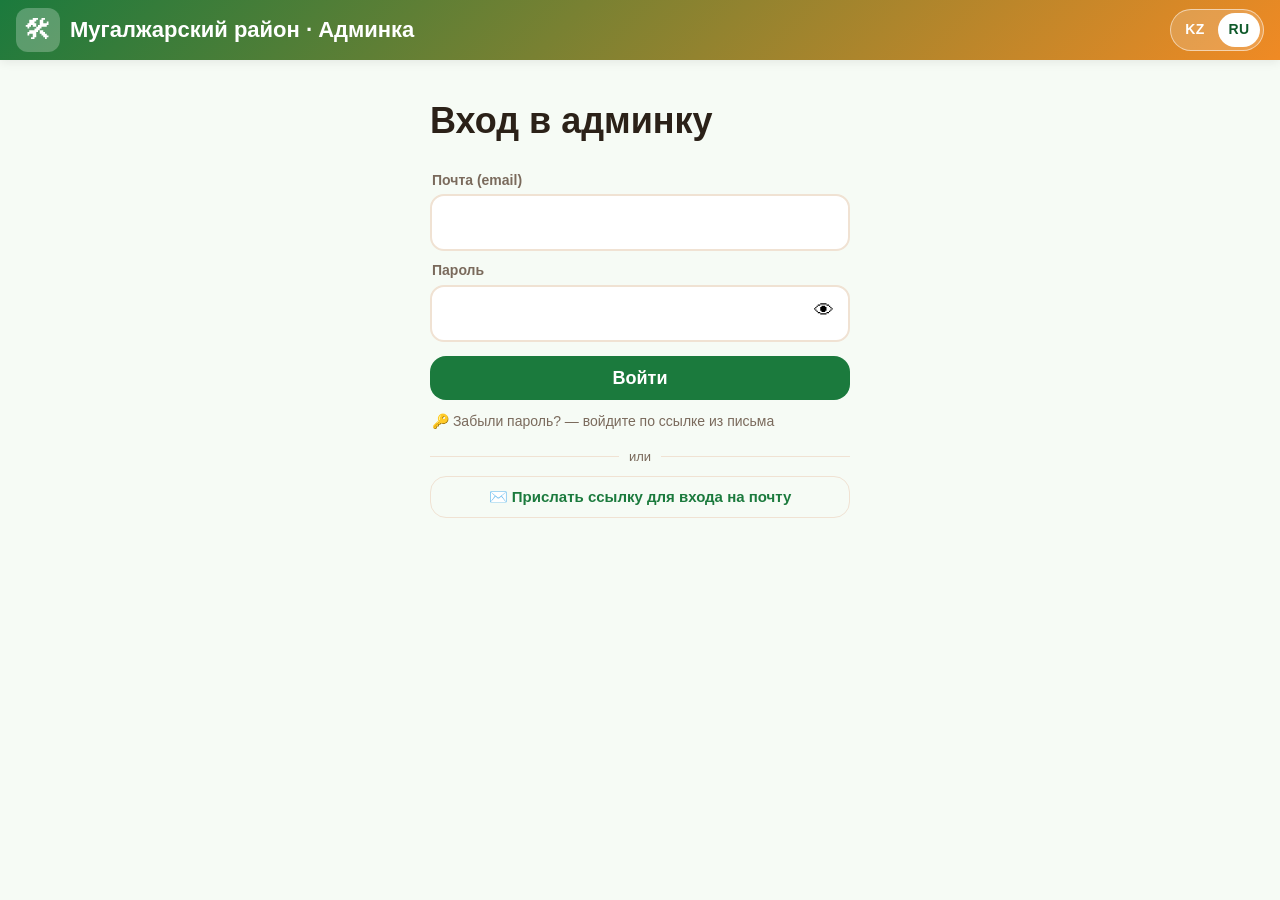
<file: admin.html>
<!doctype html>
<html lang="ru">
<head>
<meta charset="utf-8">
<meta name="viewport" content="width=device-width, initial-scale=1, viewport-fit=cover">
<meta name="color-scheme" content="only light">
<meta name="robots" content="noindex, nofollow, noarchive">
<meta name="googlebot" content="noindex, nofollow">
<meta name="referrer" content="no-referrer">
<meta http-equiv="Content-Security-Policy" content="default-src 'self'; script-src 'self'; style-src 'self' 'unsafe-inline'; img-src 'self' data: blob: https:; connect-src 'self' https://*.supabase.co; font-src 'self'; frame-src 'none'; object-src 'none'; base-uri 'none'; form-action 'self'; worker-src 'none'; manifest-src 'self'">
<title>Вход в админку · Мугалжарский район</title>
<meta name="theme-color" content="#1e3a5f">
<link rel="icon" href="data:,">
<link rel="stylesheet" href="styles.css?v=25">
<link rel="stylesheet" href="admin.css?v=18">
</head>
<body class="admin">
<div id="admbar" class="admbar" role="status" hidden></div>
<header class="top"><a href="./" class="brand"><span class="logo">🛠</span><span><b id="hTitle">Мугалжарский район · Админка</b><small id="hUser"></small></span></a><div class="langseg" role="group" aria-label="Тіл / Язык"><button data-lang="kz" lang="kk" title="Қазақша">KZ</button><button data-lang="ru" lang="ru" class="on" title="Русский">RU</button></div></header>
<main id="adm"></main>
<div id="toast" class="toast" hidden></div>
<script src="config.js?v=14"></script>
<script src="sb.js?v=13"></script>
<script src="data.js?v=12"></script>
<script src="admin.js?v=24"></script>
</body>
</html>
</file>
<file: styles.css>
:root{--bg:#f6fbf5;--card:#fff;--ink:#2b2118;--muted:#7a6a5c;--accent:#1b7a3d;--accent2:#f08a24;--wa:#1faa59;--call:#2f6fdb;--line:#f0e2d3;--vip:#fff3d6;--r:18px}
*{box-sizing:border-box}
html{-webkit-text-size-adjust:100%}
body{margin:0;font:18px/1.4 -apple-system,BlinkMacSystemFont,"Segoe UI",Roboto,"Noto Sans",Arial,sans-serif;background:var(--bg);color:var(--ink);padding-bottom:88px}
a{color:inherit}
.draft-ribbon{background:#2b2118;color:#ffd9a8;font-size:13px;text-align:center;padding:5px 8px;letter-spacing:.2px}
.top{position:sticky;top:0;z-index:20;display:flex;align-items:center;justify-content:space-between;padding:10px 16px;background:linear-gradient(135deg,#1b7a3d,#f08a24);color:#fff;box-shadow:0 2px 10px rgba(0,0,0,.08)}
.brand{display:flex;gap:10px;align-items:center;text-decoration:none}
.brand .logo{font-size:32px;background:rgba(255,255,255,.25);border-radius:14px;width:48px;height:48px;display:grid;place-items:center}
.brand b{display:block;font-size:22px}.brand small{display:block;font-size:14px;opacity:.95}
.lang{display:flex;background:rgba(255,255,255,.25);border-radius:12px;padding:3px}
.lang button{border:0;background:none;color:#fff;font:600 15px inherit;font-family:inherit;padding:8px 11px;border-radius:9px;min-height:40px}
.lang button.on{background:#fff;color:var(--accent)}
main{max-width:640px;margin:0 auto;padding:14px 14px 0}
.search{position:relative;margin:4px 0 14px}
.search input{width:100%;font:inherit;font-size:19px;padding:16px 16px 16px 52px;border:2px solid var(--line);border-radius:16px;background:#fff;outline:none}
.search input:focus{border-color:var(--accent)}
.search .ic{position:absolute;left:16px;top:50%;transform:translateY(-50%);font-size:22px}
.hints{display:flex;gap:8px;flex-wrap:wrap;margin:-4px 0 14px}
.hints button{border:1px solid var(--line);background:#fff;border-radius:999px;padding:8px 13px;font:inherit;font-size:15px;color:var(--muted)}
.promo{display:block;text-decoration:none;position:relative;border-radius:var(--r);padding:16px 16px 16px 84px;margin-bottom:16px;background:repeating-linear-gradient(135deg,#fff3d6 0 14px,#ffeac0 14px 28px);border:2px dashed var(--accent2);min-height:88px}
.promo .pi{position:absolute;left:16px;top:50%;transform:translateY(-50%);font-size:44px}
.promo b{display:block;font-size:18px}.promo span{font-size:15px;color:var(--muted)}
.tag{display:inline-block;font-size:12px;font-weight:700;letter-spacing:.3px;text-transform:uppercase;padding:3px 8px;border-radius:7px;background:#2b2118;color:#fff;margin-bottom:4px}
.tag.demo{background:#8a5cf6}
h2{font-size:21px;margin:18px 2px 10px}
.tiles{display:grid;grid-template-columns:1fr 1fr;gap:12px}
.tile{display:flex;flex-direction:column;gap:6px;justify-content:space-between;text-decoration:none;background:var(--card);border-radius:var(--r);padding:16px 14px;min-height:128px;box-shadow:0 2px 0 var(--line),0 6px 18px rgba(232,96,60,.07);border:1px solid var(--line)}
.tile:active{transform:scale(.98)}
.tile .em{font-size:40px;line-height:1}
.tile b{font-size:17px;line-height:1.2}
.tile small{color:var(--muted);font-size:14px}
.crumbs{display:flex;align-items:center;gap:10px;margin:2px 0 10px}
.back{border:0;background:#fff;border:1px solid var(--line);border-radius:14px;font-size:22px;width:52px;height:52px}
.crumbs h1{font-size:23px;margin:0;line-height:1.15}
.chips{display:flex;gap:8px;overflow-x:auto;padding:2px 0 10px;margin:0 -14px;padding-left:14px;scrollbar-width:none}
.chips button{flex:none;border:1px solid var(--line);background:#fff;border-radius:999px;padding:10px 14px;font:inherit;font-size:15px;white-space:nowrap}
.chips button.on{background:var(--accent);border-color:var(--accent);color:#fff}
.sortbar{display:flex;align-items:center;justify-content:space-between;gap:8px;margin:2px 0 12px;font-size:15px;color:var(--muted)}
.sortbar select{font:inherit;font-size:16px;padding:9px 10px;border-radius:12px;border:1px solid var(--line);background:#fff}
.card{background:var(--card);border-radius:var(--r);padding:16px;margin-bottom:12px;border:1px solid var(--line);box-shadow:0 4px 14px rgba(43,33,24,.05)}
.card.vip{background:var(--vip);border:2px solid var(--accent2);position:relative}
.card .sub{font-size:14px;color:var(--muted);display:flex;gap:6px;align-items:center}
.card .nm{font-size:21px;font-weight:700;margin:4px 0 2px}
.card .ph{font-size:17px;color:var(--muted);letter-spacing:.3px}
.card .note{font-size:16px;margin:6px 0 0}
.badges{display:flex;flex-wrap:wrap;gap:6px;margin-top:8px}
.badge{font-size:13px;padding:4px 9px;border-radius:999px;background:#f6ede4;color:#5d4a3a}
.badge.star{background:#fff1c2;color:#7a5200;font-weight:600}
.badge.new{background:#e2f6e9;color:#14713a}
.badge.warn{background:#ffe3df;color:#a2321b;font-weight:600}
.rate{display:flex;align-items:center;justify-content:space-between;gap:10px;margin-top:10px;padding-top:10px;border-top:1px dashed var(--line);font-size:15px;color:var(--muted)}
.stars{color:#f2b01e;font-size:19px;letter-spacing:1px}.stars .off{color:#ddd0c2}
.rate button{border:1px solid var(--line);background:#fff;border-radius:12px;padding:8px 11px;font:inherit;font-size:14px}
.actions{display:grid;grid-template-columns:1fr;gap:10px;margin-top:12px}
.btn{display:flex;align-items:center;justify-content:center;gap:8px;min-height:58px;border-radius:16px;text-decoration:none;font-weight:700;font-size:18px;color:#fff;border:0;font-family:inherit}
.btn.wa{background:var(--wa)}.btn.call{background:var(--call)}
.btn.off{background:#cfc4b8;pointer-events:none}
.btn.primary{background:var(--accent);width:100%}
.btn svg{width:24px;height:24px}
.empty{text-align:center;color:var(--muted);padding:30px 10px}
.demo-note{font-size:14px;color:#5b3fc4;background:#f0ebff;border-radius:12px;padding:10px 12px;margin:0 0 12px}
form .f{margin-bottom:14px}
form label{display:block;font-weight:600;margin-bottom:6px}
form input,form select,form textarea{width:100%;font:inherit;font-size:18px;padding:14px;border-radius:14px;border:2px solid var(--line);background:#fff}
form textarea{min-height:90px}
form .chk{display:flex;gap:10px;align-items:flex-start;font-weight:400;font-size:16px}
form .chk input{width:26px;height:26px;flex:none;margin-top:1px}
.bottom{position:fixed;left:0;right:0;bottom:0;z-index:30;display:grid;grid-template-columns:repeat(5,1fr);background:#fff;border-top:1px solid var(--line);padding:6px 6px calc(6px + env(safe-area-inset-bottom))}
.bottom a{display:flex;flex-direction:column;align-items:center;text-decoration:none;font-size:13px;color:var(--muted);padding:6px 0;border-radius:12px}
.bottom a span{font-size:24px}
.bottom a.on{color:var(--accent);background:#fff1ea}
.modal{position:fixed;inset:0;z-index:50;background:rgba(43,33,24,.45);display:flex;align-items:flex-end;justify-content:center}
.modal .sheet{background:#fff;width:100%;max-width:640px;border-radius:22px 22px 0 0;padding:18px 16px 24px;max-height:88vh;overflow:auto}
.pick{display:flex;gap:6px;font-size:40px;margin:6px 0 12px}.pick button{border:0;background:none;font-size:40px;color:#ddd0c2;padding:0 2px}.pick button.on{color:#f2b01e}
.rev{border-top:1px solid var(--line);padding:8px 0;font-size:15px}
.toast{position:fixed;left:50%;bottom:100px;transform:translateX(-50%);background:#2b2118;color:#fff;padding:12px 16px;border-radius:14px;z-index:60;font-size:16px;max-width:90%}
.foot{font-size:13px;color:var(--muted);text-align:center;padding:18px 8px 6px}
[hidden]{display:none!important}

.hero{background:#fff;border:1px solid var(--line);border-radius:22px;padding:14px 14px 4px;margin:2px 0 16px;box-shadow:0 8px 24px rgba(232,96,60,.12)}
.hero h2{margin:0 2px 10px;font-size:22px}
.hero .search input{font-size:20px;padding:18px 16px 18px 54px;border-color:var(--accent2);background:#fffdfa}
.sugg-l{font-size:14px;color:var(--muted);margin:0 2px 6px}

.ann-block{margin:0 0 16px}
.ann-h{display:flex;align-items:baseline;justify-content:space-between;gap:8px}.ann-h h2{margin:4px 2px 10px}.ann-h a{font-size:15px;color:var(--accent);font-weight:600;white-space:nowrap}
.ann-link{display:block;text-decoration:none}
.ann{display:flex;gap:12px;background:#fff;border:1px solid var(--line);border-left:6px solid var(--tc);border-radius:16px;padding:12px 14px;margin-bottom:10px;box-shadow:0 3px 10px rgba(43,33,24,.05)}
.ann.urgent{background:#fff1ee;border-color:#f3b4a6;border-left-color:#0f5a2b;box-shadow:0 4px 16px rgba(214,59,31,.15)}
.ann.done{opacity:.62}
.ann.flash{outline:3px solid var(--accent2)}
.ann-ic{font-size:30px;line-height:1;width:44px;height:44px;flex:none;display:grid;place-items:center;border-radius:12px;background:color-mix(in srgb,var(--tc) 15%,#fff)}
.ann-b{flex:1;min-width:0}
.ann h3{margin:4px 0 4px;font-size:18px;line-height:1.25}
.ann-l{font-size:15px;color:#4d3f33;margin-top:2px}.ann-l.src{color:var(--muted);font-size:14px}
.ann-tags{display:flex;flex-wrap:wrap;gap:6px;align-items:center}
.ann-tags .tag{margin:0}.tag.urg{background:#0f5a2b}
.st{font-size:13px;font-weight:700;color:var(--muted)}.st.on{color:#14713a}
.btn.sm{min-height:48px;font-size:16px;margin-top:10px}
.ann-empty{background:#eefaf2;border:1px solid #cdebd8;border-radius:16px;padding:14px;display:flex;flex-direction:column;gap:4px;font-size:16px}.ann-empty span{font-size:14px;color:var(--muted)}
.chips.wrap{flex-wrap:wrap;overflow:visible;margin:0;padding:0}
.radio{display:flex!important;align-items:center;gap:6px;font-weight:500!important;border:1px solid var(--line);background:#fff;border-radius:999px;padding:9px 13px;font-size:16px;margin:0!important}
.radio input{width:20px;height:20px;margin:0}
.bottom a b{font-size:12px}

.langbar{max-width:640px;margin:10px auto 0;padding:0 14px;display:grid;grid-template-columns:auto 1fr 1fr;gap:8px;align-items:center}
.langbar .lb-l{font-size:14px;color:var(--muted);font-weight:600;white-space:nowrap}
.langbar button{min-height:50px;border-radius:14px;border:2px solid var(--accent);background:#fff;color:var(--accent);font-family:inherit;font-size:18px;font-weight:700;line-height:1;cursor:pointer}
.langbar button.on{background:var(--accent);color:#fff;box-shadow:0 4px 12px rgba(232,96,60,.3)}

.demo-note.live{background:#eaf6ef;color:#1d6b3e}
.demo-note.warn{background:#fff1e6;color:#9a4a12}
.netnote{max-width:640px;margin:10px auto 0;padding:10px 14px;background:#fff1e6;color:#9a4a12;border-radius:12px;font-size:14px;width:calc(100% - 28px)}
.rv-in{width:100%;font:inherit;font-size:17px;padding:12px;border-radius:14px;border:2px solid var(--line);margin-top:8px}
.promo.live{background:linear-gradient(135deg,#fff3d6,#ffe1c7);border-style:solid}

/* ---- новости района ---- */
.bottom a b{font-size:11.5px;line-height:1.15;text-align:center;overflow-wrap:anywhere}
.bottom a span{font-size:22px}
.chip{display:inline-block;background:#f1f3f6;color:#334;border-radius:999px;padding:3px 9px;font-size:12.5px;font-weight:600}
.chip.pin{background:#fff1ea;color:var(--accent)}
.nc-tags{display:flex;flex-wrap:wrap;gap:6px;align-items:center;margin:0 0 6px}.nc-tags small{color:var(--muted);font-size:13px}
.news-card{display:block;background:#fff;border:1px solid var(--line);border-radius:18px;overflow:hidden;margin:0 0 12px;color:inherit;text-decoration:none;box-shadow:0 1px 3px rgba(0,0,0,.04)}
.nc-img{aspect-ratio:16/9;background:#e9edf2 center/cover no-repeat}
.nc-img.ph,.art-cover.ph{display:flex;align-items:center;justify-content:center;background:linear-gradient(135deg,#ffe2d1,#ffd0e0 50%,#d8e4ff)}
.nc-img.ph span,.art-cover.ph span{font-size:54px;filter:saturate(.9)}
.nc-b{padding:12px 14px 14px}.nc-b h3{margin:0 0 6px;font-size:18px;line-height:1.25}.nc-b p{margin:0 0 8px;color:#444;font-size:15px;line-height:1.4}.nc-b small{color:var(--muted);font-size:13px}
.news-card.compact{display:flex;gap:0;align-items:stretch}
.news-card.compact .nc-img{flex:none;width:104px;aspect-ratio:auto;min-height:100px}
.news-card.compact .nc-img.ph span{font-size:34px}
.news-card.compact .nc-b{padding:10px 12px}.news-card.compact h3{font-size:16px}
.crumbs h1.sm{font-size:19px}
.article h1{font-size:24px;line-height:1.2;margin:4px 0 10px}
.article .lead{font-size:17px;font-weight:600;line-height:1.4;margin:0 0 12px}
.article .body p{font-size:16.5px;line-height:1.55;margin:0 0 12px;overflow-wrap:anywhere}
.art-cover{aspect-ratio:16/10;border-radius:18px;background:#e9edf2 center/cover no-repeat;margin:0 0 12px}
.gallery{display:flex;overflow-x:auto;scroll-snap-type:x mandatory;border-radius:18px;scrollbar-width:none;background:#111}
.gallery::-webkit-scrollbar{display:none}
.gallery img{flex:none;width:100%;aspect-ratio:4/3;object-fit:contain;scroll-snap-align:center}
.gal-n{text-align:center;font-size:13px;color:var(--muted);margin:6px 0 10px}
.fb-note{background:#fff7e0;border:1px solid #f2dfa6;border-radius:12px;padding:8px 12px;font-size:14px;margin:0 0 12px}
.embed{position:relative;border-radius:16px;overflow:hidden;margin:6px 0 4px;background:#000}
.embed.yt{aspect-ratio:16/9}.embed.ig{height:560px;background:#fff;border:1px solid var(--line)}
.embed iframe{position:absolute;inset:0;width:100%;height:100%;border:0}
.thumbs{display:flex;gap:8px;margin-top:8px;flex-wrap:wrap}
.thumbs .th{position:relative;width:92px;height:92px;border-radius:12px;overflow:hidden;background:#eee}
.thumbs .th img{width:100%;height:100%;object-fit:cover}
.thumbs .th button{position:absolute;top:4px;right:4px;width:28px;height:28px;border-radius:50%;border:0;background:rgba(0,0,0,.6);color:#fff;font-size:14px}

/* ===== компактные карточки, адаптивная сетка, safe-area, тап-зоны (09.10) ===== */
:root{color-scheme:only light;--st:env(safe-area-inset-top,0px);--sr:env(safe-area-inset-right,0px);--sb:env(safe-area-inset-bottom,0px);--sl:env(safe-area-inset-left,0px)}
body{padding-bottom:84px;padding-bottom:calc(84px + env(safe-area-inset-bottom,0px))}
.top{padding:calc(8px + var(--st)) calc(16px + var(--sr)) 8px calc(16px + var(--sl))}
.brand .logo{width:44px;height:44px;font-size:28px;border-radius:12px}
main{padding:12px calc(14px + var(--sr)) 0 calc(14px + var(--sl))}
.langbar{margin-top:8px;padding:0 calc(14px + var(--sr)) 0 calc(14px + var(--sl))}
.langbar button{min-height:44px;font-size:17px}
.netnote{width:auto;margin-left:calc(14px + var(--sl));margin-right:calc(14px + var(--sr))}
.bottom{padding:4px calc(6px + var(--sr)) calc(4px + var(--sb)) calc(6px + var(--sl))}
.bottom a{min-height:52px;justify-content:center;padding:4px 0}
.toast{bottom:92px;bottom:calc(92px + env(safe-area-inset-bottom,0px))}
.modal .sheet{padding-bottom:calc(24px + var(--sb));padding-left:calc(16px + var(--sl));padding-right:calc(16px + var(--sr))}
/* шапка раздела */
.crumbs{margin:0 0 8px;gap:8px}
.back{width:44px;height:44px;font-size:20px;border-radius:12px;flex:none}
.crumbs h1{font-size:20px}
.chips{padding-bottom:8px;margin-left:calc(-14px - var(--sl));margin-right:calc(-14px - var(--sr));padding-left:calc(14px + var(--sl));padding-right:14px}
.chips button{min-height:44px;padding:8px 13px;font-size:15px}
.sortbar{margin:0 0 6px;font-size:14px}
.sortbar select{min-height:44px;font-size:15px;padding:6px 8px;max-width:62%}
.demo-note.mini{font-size:12.5px;padding:6px 10px;margin:0 0 8px;line-height:1.35}
/* VIP-заглушка — одна строка */
.vip-mini{display:flex;align-items:center;gap:10px;text-decoration:none;padding:8px 12px;min-height:52px;margin-bottom:8px}
.vip-mini .vm-i{font-size:22px;flex:none}
.vip-mini .vm-b{flex:1;min-width:0}.vip-mini .vm-b b{display:block;font-size:15px;line-height:1.25}.vip-mini .vm-b small{display:block;font-size:12px;color:var(--muted)}
.vip-mini .vm-a{font-size:26px;color:var(--accent2);flex:none;line-height:1}
/* компактная карточка специалиста */
.card{padding:10px 12px 4px;margin-bottom:8px;border-radius:14px}
.card.vip:not(.vip-mini){padding-top:10px}
.card .tag{font-size:11px;padding:2px 7px;margin-bottom:2px}
.card .sub{font-size:12.5px;line-height:1.25}
.card .idl{display:flex;flex-wrap:wrap;align-items:baseline;column-gap:10px;margin:2px 0 0}
.card .nm{font-size:18px;font-weight:700;line-height:1.25;margin:0;overflow-wrap:anywhere}
.card .ph{font-size:15.5px;color:var(--muted);letter-spacing:.2px;white-space:nowrap}
.card .note{font-size:14.5px;margin:3px 0 0;line-height:1.3}
.card .badges{gap:4px;margin-top:5px}.card .badge{font-size:12px;padding:2px 8px}
.card .actions{grid-template-columns:1fr 1fr;gap:8px;margin-top:8px}
.card .btn{min-height:44px;font-size:15.5px;border-radius:12px;gap:6px;padding:0 8px;min-width:0}
.card .btn svg{width:20px;height:20px;flex:none}
.card .btn span{white-space:nowrap;overflow:hidden;text-overflow:ellipsis;min-width:0}
.card .rate{margin-top:0;padding-top:0;border-top:0;font-size:13px;gap:6px;min-height:44px;justify-content:flex-start}
.card .stars{font-size:14px;letter-spacing:0;flex:none}
.card .rate .rc{flex:1;min-width:0;white-space:nowrap;overflow:hidden;text-overflow:ellipsis}
.card .rate button{flex:none;border:0;background:none;color:var(--accent);font-weight:700;font-size:14px;min-height:44px;min-width:44px;padding:0 2px 0 8px;cursor:pointer}
.card .rate button small{font-weight:400;color:var(--muted)}
@media(max-width:340px){.card{padding-left:10px;padding-right:10px}.card .btn{font-size:14px;gap:4px;padding:0 6px}.card .btn svg{width:18px;height:18px}.card .rate button small{display:none}}
.cards,.ncards{display:grid;grid-template-columns:repeat(auto-fill,minmax(300px,1fr));gap:0 12px}
/* тап-зоны ≥44px */
.hints button{min-height:44px}
.ann-h a{display:inline-flex;align-items:center;min-height:44px}
.lnk{display:inline-flex;align-items:center;min-height:44px}
.radio{min-height:44px}
form .chk{min-height:44px;align-items:center}
.rate button,.thumbs .th button{min-height:44px;min-width:44px}
.thumbs .th button{top:0;right:0;width:44px;height:44px;border-radius:0 0 0 14px}
.empty .btn,.btn{min-height:44px}
/* широкие экраны: больше колонок, контент не растягивается */
@media(min-width:640px){
 main,.langbar,.netnote{max-width:900px}
 .tiles{grid-template-columns:repeat(3,1fr)}
 .chips{margin-left:0;margin-right:0;padding-left:0}
 main[data-view=add],main[data-view=report],main[data-view=suggest],main[data-view=article]{max-width:720px}
 .modal{align-items:center}.modal .sheet{border-radius:22px;max-width:560px}
 .bottom{padding-left:max(6px,calc((100% - 640px)/2));padding-right:max(6px,calc((100% - 640px)/2))}
 .toast{bottom:calc(96px + var(--sb))}
}
@media(min-width:1000px){
 main,.langbar,.netnote{max-width:1120px}
 .tiles{grid-template-columns:repeat(4,1fr)}
 .netnote{margin-left:auto;margin-right:auto}
}
@media(min-width:1400px){.tiles{grid-template-columns:repeat(5,1fr)}}
/* телефон в альбомной ориентации: шапка не липнет, чтобы не съедать высоту */
@media(orientation:landscape) and (max-height:500px){.top{position:static}.bottom a{min-height:44px}.bottom a span{font-size:18px}body{padding-bottom:64px;padding-bottom:calc(64px + env(safe-area-inset-bottom,0px))}}
@media(max-width:359px){.bottom a b{font-size:10.5px;letter-spacing:-.2px}.bottom{padding-left:calc(2px + var(--sl));padding-right:calc(2px + var(--sr))}}
@media(max-width:400px){.bottom a b{font-size:11px}}
@media(max-width:359px){.bottom a b{font-size:10.5px}}
.pick button{min-width:44px;min-height:44px}
/* ---------- объявления жителей (09.10) ---------- */
.bottom a.post span{display:inline-flex;align-items:center;justify-content:center;width:34px;height:26px;border-radius:13px;background:var(--accent);color:#fff;font-size:16px}
.bottom a.post.on span{background:var(--accent2)}
.stiles{display:grid;grid-template-columns:repeat(3,1fr);gap:8px;margin:0 0 16px}
.stile{display:flex;flex-direction:column;align-items:center;justify-content:center;gap:2px;min-height:64px;padding:8px 4px;background:#fff;border:1px solid var(--line);border-radius:14px;text-decoration:none;color:var(--ink);text-align:center}
.stile span{font-size:22px;line-height:1}.stile b{font-size:13.5px;font-weight:600;line-height:1.2}
@media(min-width:640px){.stiles{grid-template-columns:repeat(6,1fr)}}
.lstrip{display:flex;gap:10px;overflow-x:auto;scroll-snap-type:x mandatory;padding:2px 2px 8px;margin:0 -2px;-webkit-overflow-scrolling:touch}
.lstrip .lcard{flex:0 0 150px;scroll-snap-align:start}
.lcards{display:grid;grid-template-columns:repeat(2,minmax(0,1fr));gap:10px;margin-bottom:14px}
@media(min-width:640px){.lcards{grid-template-columns:repeat(auto-fill,minmax(200px,1fr))}}
.lcard{display:flex;flex-direction:column;background:#fff;border:1px solid var(--line);border-radius:14px;overflow:hidden;text-decoration:none;color:var(--ink);min-width:0}
.lcard.hl{border:2px solid var(--accent2);background:var(--vip)}
.lcard.closed{opacity:.6}
.lc-img{position:relative;aspect-ratio:4/3;background:#f6ece2 center/cover no-repeat;display:flex;align-items:center;justify-content:center}
.lc-img span{font-size:34px;opacity:.7}
.lc-img em{position:absolute;left:6px;top:6px;background:#2b2118;color:#fff;font-style:normal;font-size:12px;padding:2px 8px;border-radius:999px}
.lc-b{padding:8px 10px 10px;display:flex;flex-direction:column;gap:2px;min-width:0}
.lc-k{font-size:12px;color:var(--muted);white-space:nowrap;overflow:hidden;text-overflow:ellipsis}
.lc-t{font-size:15px;line-height:1.25;display:-webkit-box;-webkit-line-clamp:2;-webkit-box-orient:vertical;overflow:hidden;overflow-wrap:anywhere}
.lc-p{font-weight:700;font-size:15px;color:var(--accent)}
.lc-b small{font-size:12px;color:var(--muted);white-space:nowrap;overflow:hidden;text-overflow:ellipsis}
.lcard.mini .lc-t{font-size:14px}
.lpost{display:flex;justify-content:center;margin:0 0 12px}
.lprice{font-size:22px;font-weight:800;color:var(--accent);margin:4px 0 8px}
.lmeta{font-size:15px;margin:4px 0}.muted{color:var(--muted)}.lmeta.muted{font-size:13.5px}
.litem h1{overflow-wrap:anywhere}
.lact{margin:12px 0}
.btn.share{margin-top:4px}.btn.share svg{width:18px;height:18px;margin-right:6px;vertical-align:-3px}
.btn.ghost{background:#fff;border:1px solid var(--line);color:var(--ink)}
.btn.ok{background:var(--wa);color:#fff;border-color:var(--wa)}
.btn.danger{background:#fff;border:1px solid #e3a0a0;color:#b42318}
.btn.sm{min-height:44px}
.mgrid{display:grid;grid-template-columns:repeat(auto-fit,minmax(140px,1fr));gap:8px;margin:12px 0}
.mcard{margin-bottom:10px}
.secret{background:#fff7e6;border:1px dashed var(--accent2);border-radius:14px;padding:12px;margin:12px 0;display:flex;flex-direction:column;gap:8px}
.secret p{margin:0;font-size:14.5px}.secret input{width:100%;min-height:44px;font-size:13px;padding:8px 10px;border:1px solid var(--line);border-radius:10px;background:#fff}
.mtiles{display:grid;grid-template-columns:1fr;gap:10px;margin:8px 0 16px}
@media(min-width:560px){.mtiles{grid-template-columns:1fr 1fr}}
.mtile{display:grid;grid-template-columns:44px 1fr;column-gap:10px;align-items:center;background:#fff;border:1px solid var(--line);border-radius:14px;padding:12px;text-decoration:none;color:var(--ink);min-height:64px}
.mtile span{grid-row:span 2;font-size:28px;text-align:center}.mtile b{font-size:17px}.mtile small{font-size:13.5px;color:var(--muted)}
.mlist{display:flex;flex-direction:column;background:#fff;border:1px solid var(--line);border-radius:16px;overflow:hidden;margin-bottom:16px}
.mrow{display:grid;grid-template-columns:36px 1fr;column-gap:10px;align-items:center;padding:11px 14px;min-height:52px;text-decoration:none;color:var(--ink);border-top:1px solid var(--line)}
.mrow:first-child{border-top:0}.mrow span{grid-row:span 2;font-size:22px;text-align:center}.mrow b{font-size:16px;font-weight:600}.mrow small{font-size:13px;color:var(--muted)}
.lnk-empty{text-decoration:none;color:var(--ink)}.lnk-empty b{color:var(--accent)}
.thumbs{display:flex;flex-wrap:wrap;gap:8px;margin-top:8px}.thumbs img,.thumbs .th{width:72px;height:72px;object-fit:cover;border-radius:10px;border:1px solid var(--line)}
.thumbs .th{position:relative;display:inline-block}.thumbs .th button{position:absolute;right:-6px;top:-6px;width:28px;height:28px;border-radius:50%;border:0;background:#2b2118;color:#fff;font-size:14px}
.thumbs .th button::before{content:"";position:absolute;inset:-8px}
/* 5 пунктов меню на узких экранах: «Жаңалықтар», «Барахолка» в одну строку */
@media(max-width:400px){.bottom{padding-left:calc(2px + var(--sl));padding-right:calc(2px + var(--sr))}.bottom a b{letter-spacing:-.3px;overflow-wrap:normal;white-space:nowrap}}
@media(max-width:359px){.bottom a b{font-size:10px}}
.stile{min-width:0}.stile b{overflow-wrap:anywhere;hyphens:auto}
@media(max-width:359px){.stiles{gap:6px}.stile b{font-size:12px}}
.actions.lact{grid-template-columns:1fr 1fr;gap:8px}
.btn.share{display:flex;align-items:center;justify-content:center;background:#fff;border:1px solid #bfe6cd;color:var(--wa);width:100%;margin-top:8px}
.secret .btn.wa{display:flex;align-items:center;justify-content:center;color:#fff}
.secret .btn.wa svg{width:18px;height:18px;margin-right:6px}
/* крупный шрифт (130%): ничего не вылезает за экран */
.bottom a{min-width:0}.bottom a b{max-width:100%;overflow:hidden;text-overflow:ellipsis;white-space:nowrap}
.tile{min-width:0}.tile b{overflow-wrap:anywhere;hyphens:auto}
.card .rate{flex-wrap:wrap}
.langbar{grid-template-columns:auto minmax(0,1fr) minmax(0,1fr)}.langbar button{min-width:0;padding-left:4px;padding-right:4px;overflow:hidden;text-overflow:ellipsis}
@media(max-width:359px){.langbar .lb-l{font-size:12px}}
/* рекламное место: кнопка «Разместить рекламу» */
.promo .promo-btn{display:inline-flex;align-items:center;justify-content:center;margin-top:10px;min-height:44px;padding:0 16px;border-radius:12px;background:var(--accent);color:#fff;font-weight:700;font-size:15px}
.promo:not(.live){color:var(--ink)}
.cats-h{margin-bottom:2px}.cats-hint{margin:0 0 12px;font-size:14px;color:var(--muted)}
.ann-h{flex-wrap:wrap}.ann-h h2{min-width:0;overflow-wrap:anywhere}
/* профиль владельца на карточке */
.card .biz{font-weight:700;font-size:15px;display:flex;flex-wrap:wrap;gap:6px;align-items:center;margin-top:2px}
.vf{display:inline-flex;align-items:center;font-size:12px;font-weight:700;color:#11804a;background:#e6f6ec;border-radius:999px;padding:2px 8px}
.pdesc{margin:4px 0;font-size:14.5px;line-height:1.35;overflow-wrap:anywhere}
.plinks{display:flex;gap:8px;flex-wrap:wrap;margin:6px 0}
.plinks a{display:inline-flex;align-items:center;gap:6px;min-height:44px;padding:0 12px;border-radius:12px;border:1px solid var(--line);background:#fff;text-decoration:none;color:var(--ink);font-size:14px;max-width:100%;overflow:hidden}
.plinks a span{overflow:hidden;text-overflow:ellipsis;white-space:nowrap}
.plinks a.ig{color:#c13584}.plinks a.ig svg{width:20px;height:20px;flex:none}
.plinks a.gis b{color:#fff;background:#19aa1e;border-radius:6px;padding:2px 6px;font-size:12.5px}
.pphotos{display:grid;grid-template-columns:repeat(3,1fr);gap:6px;margin:6px 0}
.pphotos img{width:100%;aspect-ratio:1;object-fit:cover;border-radius:10px;display:block;background:#f6ece2}
.claim-l{display:block;width:100%;min-height:44px;margin-top:2px;border:0;background:none;color:var(--muted);font:inherit;font-size:13px;text-decoration:underline;text-align:left;padding:0;cursor:pointer}
.sheet.claim label{display:block;font-weight:600;font-size:14.5px;margin:10px 0 4px}.sheet.claim label small{font-weight:400;color:var(--muted)}
.sheet.claim .rv-in{width:100%;margin:0}.sheet.claim .sub{color:var(--muted);font-size:14px}
/* «Добавить на экран телефона» */
.pwa-b{display:grid;grid-template-columns:auto minmax(0,1fr) auto auto;align-items:center;gap:8px;background:#fff;border:1px solid var(--line);border-left:4px solid var(--accent);border-radius:14px;padding:8px 6px 8px 10px;margin:0 0 14px}
.pwa-i{font-size:24px}.pwa-t b{display:block;font-size:14.5px;line-height:1.25}.pwa-t small{display:block;font-size:12.5px;color:var(--muted)}
.btn.pwa-go{min-height:44px;font-size:15px;padding:0 14px;border-radius:12px;background:var(--accent)}
.pwa-x{width:44px;height:44px;border:0;background:none;color:var(--muted);font-size:18px;cursor:pointer}
@media(max-width:359px){.pwa-b{grid-template-columns:auto minmax(0,1fr) auto}.pwa-b .pwa-x{grid-column:3;grid-row:1}.pwa-b .pwa-go{grid-column:1/-1}}
.pwa-steps{list-style:none;padding:0;margin:0;display:flex;flex-direction:column;gap:10px}
.pwa-steps li{display:flex;gap:12px;align-items:center;background:#fff7e6;border-radius:14px;padding:10px 12px;font-size:16px}
.pwa-k{flex:none;width:44px;height:44px;border-radius:12px;background:#fff;border:1px solid var(--line);display:flex;align-items:center;justify-content:center;font-size:22px;font-weight:800}
.pwa-ill{display:flex;align-items:center;justify-content:center;gap:12px;margin:14px 0 0}
.pwa-phone{width:86px;height:120px;border:3px solid #2b2118;border-radius:16px;position:relative;background:#f6fbf5}
.pwa-bar{position:absolute;left:0;right:0;bottom:0;height:26px;border-top:1px solid var(--line);display:flex;align-items:center;justify-content:center}
.pwa-bar span{animation:pwaP 1.4s infinite}@keyframes pwaP{50%{transform:scale(1.35)}}
.pwa-arr{font-size:24px;color:var(--accent)}
.pwa-menu{border:1px solid var(--line);border-radius:12px;background:#fff;font-size:13px;overflow:hidden;min-width:150px}.pwa-menu div{padding:7px 10px;border-top:1px solid var(--line)}.pwa-menu div:first-child{border-top:0}.pwa-menu .on{background:#fff1ea;font-weight:700}
.pwa-page{display:flex;flex-direction:column;gap:12px}.pwa-icon{border-radius:18px;box-shadow:0 4px 12px rgba(0,0,0,.12)}
@media (prefers-reduced-motion:reduce){.pwa-bar span{animation:none}}
.ann-h h2{flex:1 1 0}
@media (max-width:380px){.langbar{gap:6px}.langbar .lb-l{font-size:13px}.langbar button{font-size:15px;padding-left:2px;padding-right:2px}}
/* поле «Фото»: кнопка выбора файлов в стиле сайта (текст кнопки — на языке телефона) */
.f input[type=file]{width:100%;max-width:100%;font:inherit;font-size:14px;color:var(--muted);padding:6px 0}
.f input[type=file]::file-selector-button{min-height:44px;margin-right:10px;padding:0 16px;border:2px solid var(--accent);border-radius:12px;background:#fff;color:var(--accent);font:inherit;font-weight:700;cursor:pointer}
.f input[type=file]{color:transparent}            /* «файл не выбран» не показываем — выбранные фото видны миниатюрами */
.thumbs img,.thumbs .th{width:96px;height:96px}
/* выбор фото: своя кнопка вместо системной «Choose files» */
.vh-file{position:absolute!important;width:1px!important;height:1px!important;min-height:0!important;padding:0!important;margin:-1px!important;overflow:hidden!important;clip:rect(0,0,0,0)!important;clip-path:inset(50%)!important;border:0!important;opacity:0!important;white-space:nowrap}
.fpick{display:flex;flex-wrap:wrap;align-items:center;gap:8px 12px;margin-top:4px}
.f label.file-btn,label.file-btn{display:inline-flex;align-items:center;justify-content:center;gap:6px;min-height:48px;margin:0;padding:0 18px;border:2px solid var(--accent);border-radius:14px;background:#fff;color:var(--accent);font-size:16px;font-weight:700;cursor:pointer;user-select:none}
.f label.file-btn:active{transform:scale(.98)}
.vh-file:focus-visible+label,.vh-file:focus+label.file-btn{outline:3px solid var(--accent);outline-offset:2px}
.fcount{color:var(--muted);font-size:14px}
/* счётчик просмотров «👁 123» в углу карточек (0 — не показываем) */
.vw{margin-left:auto;font-size:12px;font-weight:600;color:var(--muted);white-space:nowrap}
.vw:empty{display:none}
.lc-img{position:relative}
.lcard .lc-img .lc-vw{position:absolute;display:block;width:auto;height:auto;opacity:1;inset:auto;top:6px;right:6px;padding:2px 7px;border-radius:999px;background:rgba(0,0,0,.55);color:#fff;font-size:12px;font-weight:600;line-height:1.4}

/* [siteR tiles] «Свежие объявления» на главной — мелкая плитка:
   телефон 3 колонки × 3 ряда (9); узкий Fold-экран <330px — 2 × 4 (8);
   560–759px (телефон боком, Fold, планшет) — 4 × 3 (12); 760–899px — 5 × 2 (10); от 900px — 6 × 2 (12). */
.lcards.lhome{grid-template-columns:repeat(3,minmax(0,1fr));gap:7px;margin-bottom:6px}
.lcards.lhome>:nth-child(n+10){display:none}
.lcards.lhome .lcard{border-radius:11px}
.lcards.lhome .lc-img{aspect-ratio:1/1}
.lcards.lhome .lc-img>span:not(.lc-vw){font-size:26px}
.lcards.lhome .lc-img em{left:4px;top:4px;font-size:10.5px;padding:1px 6px}
.lcards.lhome .lc-img .lc-vw{top:4px;right:4px;padding:1px 5px;font-size:10.5px}
.lcards.lhome .lc-b{padding:5px 7px 7px;gap:1px}
.lcards.lhome .lc-k{font-size:10.5px}
.lcards.lhome .lc-t{font-size:12.5px;line-height:1.22;font-weight:600}
.lcards.lhome .lc-p{font-size:12.5px;margin-top:1px;white-space:nowrap;overflow:hidden;text-overflow:ellipsis}
@media(max-width:329px){.lcards.lhome{grid-template-columns:repeat(2,minmax(0,1fr))}.lcards.lhome>:nth-child(9){display:none}}
@media(min-width:560px){.lcards.lhome{grid-template-columns:repeat(4,minmax(0,1fr));gap:8px}.lcards.lhome>:nth-child(n+10){display:flex}
 .lcards.lhome .lc-t{font-size:13px}.lcards.lhome .lc-p{font-size:13px}.lcards.lhome .lc-k{font-size:11px}}
@media(min-width:760px){.lcards.lhome{grid-template-columns:repeat(5,minmax(0,1fr))}.lcards.lhome>:nth-child(n+11){display:none}}
@media(min-width:900px){.lcards.lhome{grid-template-columns:repeat(6,minmax(0,1fr));gap:10px}.lcards.lhome>:nth-child(n+11){display:flex}
 .lcards.lhome .lc-t{font-size:13.5px}.lcards.lhome .lc-p{font-size:13.5px}}

/* «Свежие объявления» heading: never break a word; the link moves to the next line on narrow phones */
.lfresh .ann-h{flex-wrap:wrap;row-gap:2px}.lfresh .ann-h h2{overflow-wrap:normal;word-break:normal;hyphens:manual}.lfresh .ann-h a{white-space:nowrap}
/* [siteS compact home] Главная компактнее, в стиле мелких плиток «Свежие объявления» (siteR).
   Только главная: всё под main[data-view=home] / #homeBody; разделы, поиск-выдача, статьи и админка не меняются.
   Текст не мельче 12px, кнопки/плитки ≥40px по высоте, без горизонтальной прокрутки. */
body:has(#homeBody) .langbar button{min-height:42px;font-size:16px}
main[data-view=home]{padding-top:10px}
/* поиск */
main[data-view=home] .hero{padding:10px 10px 2px;margin:0 0 12px;border-radius:18px}
main[data-view=home] .hero h2{font-size:18px;margin:0 2px 8px}
main[data-view=home] .hero .search{margin:0 0 10px}
main[data-view=home] .hero .search input{font-size:17px;padding:11px 12px 11px 44px;border-radius:14px}
main[data-view=home] .hero .search .ic{left:13px;font-size:19px}
main[data-view=home] .hints{gap:6px;margin:-2px 0 8px}
main[data-view=home] .hints button{min-height:40px;padding:5px 12px;font-size:14px}
/* общие заголовки блоков */
#homeBody .ann-block{margin:0 0 12px}
#homeBody .ann-h h2,#homeBody .cats-h{font-size:18px;line-height:1.2;margin:2px 2px 6px}
#homeBody .ann-h a{min-height:40px;font-size:14px}
#homeBody .ann-h{align-items:center}
/* ярлыки разделов (Барахолка…Подать): маленькая иконка над подписью в одну строку */
#homeBody .stiles{gap:6px;margin:0 0 12px}
#homeBody .stile{gap:1px;min-height:48px;padding:4px 3px;border-radius:12px}
#homeBody .stile span{font-size:18px}
#homeBody .stile b{font-size:12.5px;line-height:1.2;overflow-wrap:normal;hyphens:manual;white-space:nowrap;overflow:hidden;text-overflow:ellipsis;max-width:100%}
@media(max-width:329px){#homeBody .stiles{grid-template-columns:repeat(2,minmax(0,1fr))}}
/* «Важно»: компактные карточки */
#homeBody .ann{gap:10px;padding:8px 10px;margin-bottom:8px;border-radius:14px;border-left-width:5px}
#homeBody .ann-ic{width:36px;height:36px;font-size:22px;border-radius:10px}
#homeBody .ann h3{font-size:15.5px;margin:2px 0}
#homeBody .ann-l{font-size:13.5px;margin-top:0}
#homeBody .ann-tags .tag{font-size:12px;padding:2px 6px}
#homeBody .st{font-size:12.5px}
#homeBody .ann-empty{padding:10px 12px;font-size:15px}
/* новости: строки с маленькой миниатюрой */
#homeBody .news-card.compact{margin:0 0 8px;border-radius:14px;min-height:76px}
#homeBody .news-card.compact .nc-img{width:76px;min-height:76px}
#homeBody .news-card.compact .nc-img.ph span{font-size:26px}
#homeBody .news-card.compact .nc-b{padding:7px 10px;min-width:0;flex:1}
#homeBody .news-card.compact .nc-b{display:grid;grid-template-columns:auto minmax(0,1fr);column-gap:8px;align-items:center;align-content:center}
#homeBody .news-card.compact .nc-tags{margin:0 0 3px;gap:4px;grid-row:1;grid-column:1}
#homeBody .news-card.compact small{grid-row:1;grid-column:2;margin-bottom:3px;white-space:nowrap;overflow:hidden;text-overflow:ellipsis}
#homeBody .news-card.compact h3{grid-row:2;grid-column:1/-1}
#homeBody .news-card.compact .chip{font-size:12px;padding:1px 7px}
#homeBody .news-card.compact h3{font-size:14.5px;line-height:1.25;margin:0 0 2px;display:-webkit-box;-webkit-box-orient:vertical;-webkit-line-clamp:2;overflow:hidden}
#homeBody .news-card.compact small{font-size:12px}
/* реклама */
#homeBody .promo{padding:10px 12px 10px 58px;margin-bottom:12px;min-height:0;border-radius:14px}
#homeBody .promo .pi{left:12px;font-size:30px}
#homeBody .promo b{font-size:15.5px}#homeBody .promo span{font-size:13px}
#homeBody .promo .promo-btn{display:flex;width:max-content;max-width:100%;margin-top:6px;min-height:40px;font-size:14px;padding:0 14px;border-radius:10px}
/* «Все разделы»: мелкая плитка как у свежих объявлений */
#homeBody .cats-h{margin-top:4px}
#homeBody .cats-hint{font-size:13px;margin:0 2px 8px}
#homeBody .tiles{grid-template-columns:repeat(3,minmax(0,1fr));gap:7px}
#homeBody .tile{min-height:94px;padding:9px 5px 8px;gap:3px;border-radius:12px;align-items:center;justify-content:flex-start;text-align:center;box-shadow:0 1px 0 var(--line),0 3px 10px rgba(232,96,60,.06)}
#homeBody .tile .em{font-size:26px}
#homeBody .tile b{font-size:12.5px;line-height:1.2;font-weight:600;overflow-wrap:break-word;hyphens:auto}
#homeBody .tile small{font-size:12px;margin-top:auto}
@media(max-width:329px){#homeBody .tiles{grid-template-columns:repeat(2,minmax(0,1fr))}}
@media(min-width:560px){
 #homeBody .tiles{grid-template-columns:repeat(4,minmax(0,1fr));gap:8px}
 #homeBody .tile b{font-size:13px}
}
@media(min-width:640px){
 #homeBody .stiles{grid-template-columns:repeat(6,minmax(0,1fr))}
 /* важное и новости — в две/три колонки */
 #homeBody .ann-block:has(>.ann-link),#homeBody .ann-block:has(>.news-card){display:grid;grid-template-columns:repeat(2,minmax(0,1fr));column-gap:8px}
 #homeBody .ann-block:has(>.ann-link)>.ann-h,#homeBody .ann-block:has(>.news-card)>.ann-h{grid-column:1/-1}
 #homeBody .ann-block>.ann-link>.ann{height:calc(100% - 8px)}
}
@media(min-width:760px){#homeBody .tiles{grid-template-columns:repeat(5,minmax(0,1fr))}}
@media(min-width:900px){
 #homeBody .tiles{grid-template-columns:repeat(6,minmax(0,1fr));gap:10px}
 #homeBody .tile b{font-size:13.5px}
 #homeBody .ann-block:has(>.ann-link),#homeBody .ann-block:has(>.news-card){grid-template-columns:repeat(3,minmax(0,1fr))}
}
@media(max-width:359px){#homeBody .ann-h h2,#homeBody .cats-h{font-size:16.5px}}
/* [siteT growth] «⚠️ Отключения» на главной + закреп «Отключения / Полезные телефоны» + страница «📞 Полезные телефоны» */
.out-alert{background:#fff1ee;border:2px solid #f3b4a6;border-radius:18px;padding:10px 10px 6px;margin:0 0 14px;box-shadow:0 6px 18px rgba(214,59,31,.14)}
.out-h{display:flex;align-items:center;justify-content:space-between;gap:8px;padding:0 4px}
.out-h h2{margin:2px 0 8px;font-size:18px;color:#b02a12;line-height:1.2;min-width:0}
.out-h a{font-size:15px;font-weight:600;color:#b02a12;white-space:nowrap;min-height:44px;display:inline-flex;align-items:center}
.out-r{display:grid;grid-template-columns:40px 1fr auto;gap:10px;align-items:center;background:#fff;border:1px solid #f3cfc6;border-left:5px solid var(--tc);border-radius:14px;padding:9px 10px;margin:0 0 6px;text-decoration:none;color:var(--ink);min-height:56px}
.out-r.urg{border-left-color:#0f5a2b}
.out-ic{font-size:24px;width:40px;height:40px;display:grid;place-items:center;border-radius:11px;background:color-mix(in srgb,var(--tc) 15%,#fff)}
.out-b{min-width:0;display:flex;flex-direction:column}
.out-b b{font-size:15.5px;line-height:1.25;overflow-wrap:anywhere}
.out-b small{font-size:13.5px;color:#4d3f33;line-height:1.3}
.out-b .out-a{color:var(--muted);display:-webkit-box;-webkit-line-clamp:1;-webkit-box-orient:vertical;overflow:hidden}
.out-st{font-size:12.5px;font-weight:700;color:#7a6a5c;background:#f6eee6;border-radius:999px;padding:3px 8px;white-space:nowrap;align-self:start}
.out-st.now{color:#fff;background:#0f5a2b}
.out-more{display:block;text-align:center;font-size:14px;font-weight:600;color:#b02a12;padding:6px;min-height:36px;text-decoration:none}
.pin2{display:grid;grid-template-columns:1fr 1fr;gap:8px;margin:0 0 14px}
.pin-t{display:flex;align-items:center;gap:8px;min-height:60px;padding:8px 10px;background:#fff;border:1px solid var(--line);border-radius:14px;text-decoration:none;color:var(--ink);min-width:0}
.pin-i{font-size:24px;line-height:1;flex:none}
.pin-b{display:flex;flex-direction:column;min-width:0}
.pin-b b{font-size:14.5px;font-weight:700;line-height:1.2;overflow-wrap:anywhere}
.pin-b small{font-size:12.5px;color:var(--muted);line-height:1.25;overflow-wrap:anywhere}
.pin-o.on{border-color:#f3b4a6;background:#fff6f3}.pin-o.on small{color:#b02a12;font-weight:700}
.pin-p{border-color:#cfe0f7;background:#f6f9ff}
@media(max-width:359px){.pin2{gap:6px}.pin-t{padding:8px 7px;gap:6px}.pin-i{font-size:20px}.pin-b b{font-size:13.5px}}
.ph-intro{font-size:15px;color:var(--muted);margin:0 2px 12px;line-height:1.4}
.phg{margin:0 0 14px}.phg h2{font-size:17px;margin:4px 2px 8px}
.phr{display:flex;flex-wrap:wrap;align-items:center;gap:8px 10px;background:#fff;border:1px solid var(--line);border-radius:16px;padding:11px 12px;margin:0 0 8px;box-shadow:0 2px 8px rgba(43,33,24,.04)}
.phr-b{flex:1 1 140px;min-width:0;display:flex;flex-direction:column;gap:2px}
.phr-t{font-size:16px;line-height:1.25;overflow-wrap:anywhere}
.phr-n{font-size:13.5px;color:var(--muted);line-height:1.3}
.phr-num{font-size:20px;font-weight:800;color:var(--call);text-decoration:none;letter-spacing:.3px;white-space:nowrap}
.phr-num2{font-size:14px;color:var(--call);text-decoration:none}
.phr-a{display:flex;flex-direction:column;gap:6px;flex:0 0 auto;min-width:132px}
.phr-a .btn{min-height:44px;font-size:15px;border-radius:12px;padding:0 12px;gap:6px}
.phr-a .btn svg{width:18px;height:18px}
@media(max-width:339px){.phr-a{flex:1 1 100%;flex-direction:row}.phr-a .btn{flex:1}}
.phr-a .btn{width:100%}
.phl{margin:0 0 8px}
/* фото в строке телефона (участковые): круглый портрет слева от имени, текст обтекает; строки без фото не меняются */
.phr-wp .phr-b{display:block}
.phr-wp .phr-b>*{display:block}
.phr-wp .phr-t,.phr-wp .phr-n{margin:0 0 3px}
.phr-wp .phr-num,.phr-wp .phr-num2{display:inline-block}
.phr-wp .phr-b>.phr-num2{display:block}
.phr-ph{float:left;width:64px;height:64px;border-radius:50%;object-fit:cover;object-position:50% 30%;margin:2px 10px 4px 0;background:#eef2f7;border:2px solid #fff;box-shadow:0 0 0 1px var(--line)}
.phr-wp .phr-t{overflow-wrap:break-word}
/* телефоны: у строк с фото текст во всю ширину, кнопки рядом под ним (как на узких экранах) */
@media(max-width:519px){.phr-wp .phr-b{flex:1 1 100%}.phr-wp .phr-a{flex:1 1 100%;flex-direction:row}.phr-wp .phr-a .btn{flex:1;width:auto}}
@media(max-width:379px){.phr-ph{width:56px;height:56px}.phr-wp .phr-a .btn{font-size:14px;padding:0 8px;white-space:nowrap}}
.ann-done-h{font-size:16px;color:var(--muted);margin:16px 2px 8px;border-top:1px dashed var(--line);padding-top:12px}

/* [siteU] фото плиток и обложек — <img loading=lazy> вместо background-image (копии на GitHub Pages) */
.lc-img{overflow:hidden}
.lc-img>img.lc-ph,.has-ph>img.cv-ph{position:absolute;inset:0;width:100%;height:100%;object-fit:cover;display:block}
.lc-img>em,.lc-img>.lc-vw{z-index:1}
.nc-img.has-ph,.art-cover.has-ph{position:relative;overflow:hidden}
/* [jobs] вкладки раздела «Работа» */
.jtabs{display:grid;grid-template-columns:1fr 1fr;gap:6px;background:#eef1f4;border-radius:14px;padding:4px;margin:0 0 8px}
.jtabs button{border:0;background:transparent;border-radius:11px;padding:11px 6px;font:inherit;font-size:15px;font-weight:600;color:var(--muted,#555);line-height:1.2;min-height:44px}
.jtabs button.on{background:#fff;color:var(--ink,#111);box-shadow:0 1px 3px rgba(0,0,0,.12)}
.jtabs button i{font-style:normal;font-weight:500;font-size:12px;margin-left:6px;background:#dfe4ea;border-radius:999px;padding:1px 7px}
.jtabs button.on i{background:var(--accent);color:#fff}
.jtd{margin:0 0 8px}
@media (max-width:300px){.jtabs{grid-template-columns:1fr}}
#homeBody .stiles .stile.spost,.stiles .stile.spost{grid-column:1/-1;flex-direction:row;justify-content:center;gap:8px}

/* отзывы: тап по звёздам раскрывает тексты */
.card .rate .rv-open{flex:1;min-width:0;display:flex;align-items:center;gap:6px;border:0;background:none;padding:0;margin:0;font:inherit;font-size:13px;color:var(--muted);text-align:left;cursor:pointer;min-height:44px;font-weight:400}
.card .rate .rv-open u{color:var(--accent);text-decoration:none;font-weight:700;margin-left:2px}
.revs{margin:0 0 6px;padding:2px 10px;background:#fffaf3;border:1px solid var(--line);border-radius:12px}
.revs .rev:first-child{border-top:0}
.rev .rv-h{display:flex;align-items:center;gap:6px;flex-wrap:wrap;font-size:14px}
.rev .rv-h .stars{font-size:14px;letter-spacing:0}
.rev .rv-h time{color:var(--muted);font-size:12.5px;margin-left:auto}
.rev p{margin:3px 0 0;font-size:15px;line-height:1.35;overflow-wrap:anywhere}
.rev p.rv-nt{color:var(--muted);font-size:13px;font-style:italic}
/* [popular-search] «🔥 Часто ищут» над подсказками и метка 🔥 на популярных разделах (только главная) */
.hints .pop-l{flex:0 0 100%;font-size:13px;font-weight:700;color:var(--muted);margin:0 2px -2px}
main[data-view=home] .hints .pop-l{font-size:13px}
.tile{position:relative}
.tile .hot-m{position:absolute;top:4px;right:5px;font-size:13px;line-height:1;opacity:.9}
#homeBody .tile.hot{border-color:#f6c9a8}
/* [appeal] обращение активисту района */
.ap-who{display:flex;gap:10px;align-items:flex-start;background:#fff7ef;border:1px solid #f6d7bd;border-radius:16px;padding:12px;margin:0 0 14px}
.ap-who .ap-i{font-size:30px;line-height:1}
.ap-who b{display:block;font-size:16px}
.ap-who p{margin:4px 0 0;font-size:14.5px;line-height:1.4;color:var(--ink)}
.ap-who small{display:block;margin-top:6px;font-size:13px;color:var(--muted);line-height:1.35}
.ap-ok{text-align:center;padding:18px 8px}
.ap-ok div{font-size:48px}
.ap-ok h2{margin:8px 0}
.ap-ok p{color:var(--muted);font-size:15px;line-height:1.4}
.ap-link{display:flex;align-items:center;gap:10px;text-decoration:none;color:var(--ink);background:#fff7ef;border:1px solid #f6d7bd;border-radius:14px;padding:10px 12px;margin:6px 0 12px;min-height:48px}
.ap-link span{font-size:22px}.ap-link b{font-size:15px}.ap-link small{display:block;font-size:13px;color:var(--muted)}
.ap-ok .ap-more{display:inline-block;margin-top:6px;padding:10px;color:var(--accent);font-weight:600;font-size:16px}

.warnp{background:#fff4e5;border:1px solid #f5c26b;border-radius:10px;padding:8px 10px;color:#7a4b00;margin:8px 0}
.phchk input{font-size:20px;letter-spacing:4px;text-align:center}
.phchk input::placeholder{letter-spacing:normal;font-size:16px}
.hol{display:flex;align-items:center;gap:12px;margin:10px 0 12px;padding:14px 12px 14px 14px;border-radius:16px;background:linear-gradient(135deg,#00a3c4,#1e7fd0);color:#fff;box-shadow:0 4px 14px rgba(0,100,160,.25);position:relative}
.hol-e{font-size:34px;line-height:1;flex:none}
.hol-t{flex:1;min-width:0}.hol-t b{display:block;font-size:16px;line-height:1.35}.hol-t small{display:block;opacity:.85;margin-top:4px;font-size:13px}
.hol-x{flex:none;align-self:flex-start;background:rgba(255,255,255,.2);border:0;color:#fff;width:32px;height:32px;border-radius:50%;font-size:16px;cursor:pointer}
.btn.otdam{display:flex;justify-content:center;width:100%;margin:4px 0 12px;font-size:16px;font-weight:700;padding:14px 12px}
.otdam-r{display:flex;align-items:center;gap:10px;justify-content:space-between;background:#fff;border:1px solid var(--line);border-radius:14px;padding:12px}.otdam-r small{display:block;color:#6b5e52;margin-top:2px}.otdam-r .btn{flex:none}

.brand .logo-w{background:#fff;border-radius:12px;padding:4px 10px;display:flex;align-items:center;height:48px}.brand .logo-w img{height:40px;width:auto;display:block}
.city-hero{position:relative;border-radius:20px;overflow:hidden;margin:0 0 14px;min-height:170px}.city-hero .ch-img{width:100%;height:220px;object-fit:cover;display:block}
.ch-ov{position:absolute;inset:0;display:flex;flex-direction:column;justify-content:flex-end;padding:16px;color:#fff;background:linear-gradient(180deg,rgba(15,90,43,.15),rgba(15,90,43,.85))}.ch-ov b{font-size:28px}.ch-ov span{font-size:17px}
.city-about{display:grid;grid-template-columns:1fr;gap:12px;background:#fff;border:1px solid var(--line);border-radius:20px;overflow:hidden;margin:16px 0}.city-about .ca-img{width:100%;height:220px;object-fit:cover;display:block}.city-about>div{padding:0 16px 12px}.city-about h2{color:#0f5a2b;margin:4px 0}
@media(min-width:700px){.city-about{grid-template-columns:1fr 1fr}.city-about>div{padding:16px}.city-hero .ch-img{height:300px}}
.ig-btn{display:flex;align-items:center;justify-content:center;gap:8px;margin:6px 0 12px;padding:12px 16px;border-radius:14px;color:#fff;font-weight:700;text-decoration:none;background:linear-gradient(45deg,#f09433,#dc2743 50%,#bc1888)}
/* chips-wrap-fix: на компьютере (мышь) ряды фильтров переносятся, а не прокручиваются вбок */
@media (min-width:700px){.chips{flex-wrap:wrap;overflow-x:visible;margin:0;padding-left:0}}
@media (hover:hover) and (pointer:fine){.lstrip,.gallery{scrollbar-width:thin}.lstrip::-webkit-scrollbar,.gallery::-webkit-scrollbar{height:8px}.lstrip::-webkit-scrollbar-thumb,.gallery::-webkit-scrollbar-thumb{background:rgba(0,0,0,.25);border-radius:4px}}

/* langseg: компактный переключатель KZ | RU в шапке */
.top .brand{min-width:0;flex:1 1 auto}
.langseg{flex:none;display:inline-flex;margin-left:10px;background:rgba(255,255,255,.18);border:1px solid rgba(255,255,255,.55);border-radius:999px;padding:3px;gap:2px}
.langseg button{border:0;background:transparent;color:#fff;font:inherit;font-size:14px;font-weight:700;letter-spacing:.5px;min-width:42px;min-height:34px;padding:0 10px;border-radius:999px;cursor:pointer}
.langseg button.on{background:#fff;color:#0f5a2b}
.langseg button:focus-visible{outline:2px solid #fff;outline-offset:2px}
@media (max-width:400px){.langseg button{min-width:36px;padding:0 7px;font-size:13px}.top .brand small{display:none}}
/* chips-wrap-fix2: при мыши (любая ширина окна) ряды фильтров тоже переносятся; длинные email/примечания в телефонах не вылезают */
@media (hover:hover) and (pointer:fine){.chips{flex-wrap:wrap;overflow-x:visible;margin:0;padding-left:0}}
.phr-b{min-width:0;overflow-wrap:anywhere}
@media (max-width:420px){.phr-num{font-size:17px;letter-spacing:0}}
@media(max-width:299px){.phr-a{flex-direction:column}.phr-a .btn{flex:none}.phr-num{white-space:normal;overflow-wrap:anywhere}h1{overflow-wrap:anywhere}}
</file>
<file: admin.css>
body.admin{padding-bottom:30px}
.admin main{max-width:900px}
.tabs{display:flex;gap:8px;overflow-x:auto;padding:4px 0 12px;scrollbar-width:none}
.tabs button{flex:none;border:1px solid var(--line);background:#fff;border-radius:999px;padding:10px 14px;font:inherit;font-size:15px;white-space:nowrap}
.tabs button.on{background:var(--accent);border-color:var(--accent);color:#fff}
.tabs .cnt{display:inline-block;min-width:22px;padding:1px 6px;margin-left:4px;border-radius:999px;background:#0f5a2b;color:#fff;font-size:12px;font-weight:700}
.row{background:#fff;border:1px solid var(--line);border-radius:16px;padding:12px 14px;margin-bottom:10px}
.row h3{margin:0 0 4px;font-size:17px}.row .meta{font-size:13px;color:var(--muted)}
.row .acts{display:flex;flex-wrap:wrap;gap:8px;margin-top:10px}
.b{border:0;border-radius:12px;padding:10px 14px;font:inherit;font-size:15px;font-weight:600;cursor:pointer;background:#eee;color:#333}
.b.ok{background:var(--wa);color:#fff}.b.no{background:#0f5a2b;color:#fff}.b.pri{background:var(--accent);color:#fff}.b.sec{background:#2f6fdb;color:#fff}
.ed{display:grid;grid-template-columns:1fr 1fr;gap:10px;margin-top:10px}
.ed .full{grid-column:1/-1}
.ed label{display:block;font-size:13px;font-weight:600;color:var(--muted);margin-bottom:3px}
.ed input,.ed select,.ed textarea{width:100%;font:inherit;font-size:16px;padding:10px;border-radius:10px;border:1px solid var(--line);background:#fff}
.ed .ck{display:flex;align-items:center;gap:8px;font-size:15px;font-weight:500;color:var(--ink)}.ed .ck input{width:22px;height:22px}
.login{max-width:420px;margin:20px auto}.login input{width:100%;font:inherit;font-size:18px;padding:14px;border-radius:14px;border:2px solid var(--line);margin-bottom:10px}
.pill{display:inline-block;font-size:12px;font-weight:700;padding:2px 8px;border-radius:999px;background:#f0e2d3;margin-right:4px}
.pill.pending{background:#fff1c2}.pill.approved,.pill.published{background:#e2f6e9}.pill.rejected,.pill.hidden{background:#ffe3df}.pill.vip{background:#ffd98a}
.filter{width:100%;font:inherit;font-size:17px;padding:12px;border-radius:14px;border:2px solid var(--line);margin-bottom:10px}
@media(max-width:560px){.ed{grid-template-columns:1fr}}

.kpis{display:grid;grid-template-columns:repeat(3,1fr);gap:8px;margin-bottom:10px}
.kpi{background:#fff;border:1px solid var(--line);border-radius:16px;padding:10px;text-align:center}
.kpi small{display:block;color:var(--muted);font-size:13px}.kpi b{display:block;font-size:28px;color:var(--accent);line-height:1.1}
.kpi span{display:block;font-size:12px;color:var(--muted)}.kpi em{display:block;font-style:normal;font-size:13px;margin-top:4px}
.chart{width:100%;height:auto;display:block}
.legend{display:flex;gap:14px;font-size:13px;color:var(--muted)}.legend i{display:inline-block;width:12px;height:12px;border-radius:3px;margin-right:4px;vertical-align:-1px}
.grid2{display:grid;grid-template-columns:1fr 1fr;gap:10px}.grid2 .row{margin-bottom:0}
.grid2+.row,.grid2+.grid2{margin-top:10px}
.tl{margin:6px 0 0;padding-left:22px}.tl li{display:grid;grid-template-columns:1fr auto;gap:0 8px;padding:4px 0;border-bottom:1px dashed var(--line);font-size:15px}
.tl li small{grid-column:1/-1;color:var(--muted);font-size:12px}.tl li b{white-space:nowrap}
.bar{display:grid;grid-template-columns:1fr auto;font-size:15px;margin:6px 0}.bar div{grid-column:1/-1;height:8px;background:#f6ede4;border-radius:6px;overflow:hidden}
.bar i{display:block;height:100%;background:var(--accent)}
@media(max-width:560px){.grid2{grid-template-columns:1fr}}

/* новости */
.hint{display:block;color:#7a6a5c;font-size:12.5px;margin-top:4px;line-height:1.35}
.pgrid{display:grid;grid-template-columns:repeat(auto-fill,minmax(130px,1fr));gap:8px;margin:8px 0}
.pgrid.sm{grid-template-columns:repeat(auto-fill,minmax(90px,1fr))}
.pgrid .ph{position:relative;border-radius:12px;overflow:hidden;background:#eee;aspect-ratio:4/3;border:2px solid transparent}
.pgrid .ph.cv{border-color:#1b7a3d}
.pgrid .ph img{width:100%;height:100%;object-fit:cover;display:block}
.pgrid .cvb{position:absolute;left:6px;top:6px;background:#1b7a3d;color:#fff;font-size:11px;font-weight:700;border-radius:8px;padding:2px 7px}
.pgrid .pb{position:absolute;left:0;right:0;bottom:0;display:flex;gap:2px;padding:4px;background:linear-gradient(transparent,rgba(0,0,0,.55))}
.pgrid .pb button{flex:1;border:0;border-radius:8px;background:rgba(255,255,255,.92);font-size:14px;padding:6px 0;cursor:pointer}
.pgrid .pb button.no{background:#ffdfdb;color:#b3261e}
.upl{display:inline-block;cursor:pointer}
.nrow{display:grid;grid-template-columns:84px 1fr;gap:12px;align-items:start}
.nrow .slot{grid-column:1/-1}
.nthumb{width:84px;height:64px;border-radius:10px;object-fit:cover;background:linear-gradient(135deg,#ffe2d1,#d8e4ff);display:flex;align-items:center;justify-content:center;font-size:28px}
.nmain h3{margin-top:0}
.sched{color:#a15c00}
p.pre{white-space:pre-wrap}
/* тап-зоны и safe-area (09.10) */
.b,.tabs button{min-height:44px}
.pgrid .pb button{min-height:44px}
.ed input,.ed select{min-height:44px}
.ed .ck{min-height:44px}
body.admin{padding-bottom:30px;padding-bottom:calc(30px + env(safe-area-inset-bottom,0px))}
/* объявления жителей */
.lrow{display:grid;grid-template-columns:72px minmax(0,1fr);gap:10px;align-items:start}
.lrow .slot{grid-column:1/-1}
.lthumb{width:72px;height:72px;border-radius:12px;object-fit:cover;background:#f6ece2;display:flex;align-items:center;justify-content:center;font-size:30px}
.lmain h3{margin:0 0 4px;overflow-wrap:anywhere}.lmain .meta{overflow-wrap:anywhere}
.ck{display:flex;gap:8px;align-items:center;min-height:44px}.ck input{width:22px;height:22px}
details.row summary{cursor:pointer;min-height:44px;display:flex;align-items:center;gap:6px}
.pre{white-space:pre-wrap}
.okline{color:#11804a;font-weight:600}.warnline{color:#a15c00;font-weight:600}
table.cmp{width:100%;border-collapse:collapse;font-size:14px;margin:6px 0}table.cmp td,table.cmp th{border-bottom:1px solid #f0e2d3;padding:6px;text-align:left;vertical-align:top;overflow-wrap:anywhere}
table.cmp th{color:#7a6a5c;font-weight:600}
body.admin h1,body.admin h2,.adm h1,.adm h2{overflow-wrap:anywhere;hyphens:auto}
@media (max-width:380px){body.admin .langbar{gap:6px}body.admin .langbar .lb-l{font-size:13px}body.admin .langbar button{font-size:15px;padding-left:2px;padding-right:2px}}
/* полоса «🔐 АДМИНКА» — видно сразу, что вы в админке */
.admbar{position:sticky;top:0;z-index:50;display:grid;grid-template-columns:minmax(0,1fr) auto auto;align-items:center;column-gap:6px;row-gap:3px;background:#1e3a5f;color:#fff;line-height:1.25;
 padding:calc(7px + var(--st)) calc(10px + var(--sr)) 7px calc(12px + var(--sl));box-shadow:0 2px 8px rgba(0,0,0,.25)}
.admbar[hidden]{display:none}
.admbar .ab-t{font-size:15px;letter-spacing:.04em;white-space:nowrap;overflow:hidden;text-overflow:ellipsis}
.admbar .ab-u{grid-column:1;grid-row:2;align-self:center;font-size:13px;opacity:.92;white-space:nowrap;overflow:hidden;text-overflow:ellipsis;min-width:0}
.admbar .sep{display:none}
.admbar a,.admbar button{font:inherit;font-size:13.5px;font-weight:600;border-radius:10px;padding:6px 10px;text-decoration:none;white-space:nowrap;cursor:pointer}
.admbar a{color:#fff;border:1px solid rgba(255,255,255,.45)}
.admbar button{background:#fff;color:#1e3a5f;border:0}
.admbar a:focus-visible,.admbar button:focus-visible{outline:3px solid #ffd27a;outline-offset:2px}
@media (max-width:359px){.admbar{column-gap:5px;padding-left:calc(10px + var(--sl));padding-right:calc(8px + var(--sr))}.admbar a,.admbar button{padding:6px 8px;font-size:13px}.admbar .ab-t{font-size:14px}}
body.admin.in .top{padding-top:8px;background:linear-gradient(135deg,#2c4f7c,#1e3a5f)}

.admbar .ab-pw{grid-column:2;grid-row:2;background:transparent;color:#fff;border:1px solid rgba(255,255,255,.45);padding:4px 10px}
/* вход: пароль — главный способ, ссылка из письма — запасной */
.login label{display:block;font-size:14px;font-weight:600;color:var(--muted);margin:0 0 4px 2px}
.login .btn.primary{width:100%;margin-top:4px}
.pwf{position:relative}
.pwf input{padding-right:52px!important}
.eye{position:absolute;right:4px;top:4px;width:44px;height:44px;border:0;background:transparent;font-size:20px;cursor:pointer;border-radius:10px}
.eye:focus-visible{outline:3px solid var(--accent)}
.login .forgot{margin:12px 2px 0;font-size:14px;color:var(--muted)}
.login .or{display:flex;align-items:center;gap:10px;margin:16px 0 10px;color:var(--muted);font-size:13px}
.login .or::before,.login .or::after{content:'';flex:1;height:1px;background:var(--line)}
.login .btn.ml{width:100%;background:transparent;color:var(--accent);border:1px solid var(--line);font-size:15px;font-weight:600;box-shadow:none;min-height:0;padding:11px 12px}
/* окно «Пароль» */
.pwm{z-index:60}
.pwm h2{margin:0 0 6px;font-size:20px}
.pwm label{display:block;font-size:14px;font-weight:600;margin:12px 0 4px}
.pwm input{width:100%;font:inherit;font-size:17px;padding:12px;border-radius:12px;border:2px solid var(--line);background:#fff}
.pwm .pwf .eye{top:2px}
.pwm small{display:block;margin-top:4px}
.pwm .pwc-row{display:flex;gap:8px}.pwm .pwc-row input{flex:1;min-width:0}.pwm .pwc-row .b{flex:none}
.pwm .pw-err{margin:12px 0 0;padding:10px 12px;border-radius:12px;background:#fdecea;color:#a3271a;font-size:14px}
.pwm .pw-acts{display:flex;gap:8px;justify-content:flex-end;margin-top:16px;flex-wrap:wrap}
.pwm .pw-acts .b{flex:1 1 auto}
/* кнопка «🔄 Обновить» — для приложения с экрана «Домой», где нет кнопки браузера */
.admbar .ab-rf{grid-column:3;grid-row:2;background:transparent;color:#fff;border:1px solid rgba(255,255,255,.45);padding:4px 10px}
.admbar .ab-rf:disabled{opacity:.6;cursor:progress}
@media (max-width:359px){.admbar .ab-pw,.admbar .ab-rf{padding:4px 8px}}
@media (max-width:359px){.admbar .ab-rt{display:none}}
/* общий счётчик «🔔 Новое: N» над вкладками */
.nbox{background:#fff;border:2px solid #f3b9a6;border-radius:16px;padding:10px 12px 12px;margin:2px 0 10px;box-shadow:0 2px 8px rgba(214,59,31,.08)}
.nbox.zero{border:1px solid #cfe9d8;background:#f2fbf5;box-shadow:none;padding:9px 12px}
.nbox.nb-off{display:none}
.nbox .nb-h{display:flex;align-items:center;gap:8px;font-size:18px;font-weight:700;color:var(--ink);line-height:1.2}
.nbox .nb-n{display:inline-block;min-width:34px;padding:2px 10px;border-radius:999px;background:#0f5a2b;color:#fff;font-size:18px;text-align:center}
.nbox .nb-zero{font-size:16px;font-weight:600;color:#1d7a43}
.nbox .nb-l{display:flex;flex-wrap:wrap;gap:8px;margin-top:10px}
.nbox .nb-i{display:inline-flex;align-items:center;gap:6px;min-height:40px;max-width:100%;border:1px solid var(--line);background:#f6fbf5;border-radius:999px;padding:6px 8px 6px 13px;font:inherit;font-size:15px;color:var(--ink);cursor:pointer;text-align:left}
.nbox .nb-i:hover{border-color:var(--accent)}
.nbox .nb-i:focus-visible{outline:3px solid #ffd27a;outline-offset:2px}
.nbox .nb-t{min-width:0;overflow:hidden;text-overflow:ellipsis;white-space:nowrap}
.nbox .cnt{flex:none;display:inline-block;min-width:24px;padding:2px 7px;border-radius:999px;background:#0f5a2b;color:#fff;font-size:13px;font-weight:700;text-align:center}
@media (max-width:359px){.nbox{padding:8px 9px 10px}.nbox .nb-h{font-size:17px}.nbox .nb-l{gap:6px}.nbox .nb-i{font-size:14px;padding:5px 6px 5px 10px}}
/* «📲 Отправить автору» */
a.b.wa-share{display:inline-flex;align-items:center;text-decoration:none;min-height:44px;box-sizing:border-box}
.row.just{background:#f2fbf5;border-color:#cfe9d8}
.row.just .acts{margin-top:8px}
/* 14_content_safety: автометки и жалобы */
.pill.flag{background:#fff1e0;color:#9a4a00;border:1px solid #f3c48f;white-space:normal}
.row.cmp{border-left:4px solid #e0a040}
.row.cmp .acts a.b{text-decoration:none;display:inline-flex;align-items:center}
/* [siteO moderator] полоса модератора — зелёная, чтобы не путать с админкой; форма «+ Добавить объявление» */
body.mod .admbar{background:#1d5c45}
body.mod .admbar button{color:#1d5c45}
body.mod .admbar .ab-pw,body.mod .admbar .ab-rf{color:#fff}
.nl-form{margin-bottom:12px}
/* [siteP mod-edit] правка объявления с фото */
.lform{margin-top:8px;border:2px solid #1b7a3d33;border-radius:14px;padding:12px;background:#fffaf7}
.lphotos .pgrid{grid-template-columns:repeat(auto-fill,minmax(110px,1fr))}
.lphotos .pb button:disabled{opacity:.35;cursor:default}
.lphotos .lnoph{grid-column:1/-1;padding:14px;border:1px dashed #ccc;border-radius:12px;text-align:center}
.lphotos .upl{margin-top:4px}
.lphotos label.upl{display:inline-flex;align-items:center;justify-content:center;width:auto;padding:0 18px}
/* [siteT growth] «📞 Телефоны», «🗞 Мугалжарский район за неделю» */
.row.hint{background:#f7fbff;border-left:4px solid #2f6fdb;font-size:14.5px;line-height:1.45}
.dg-ctl{display:flex;flex-wrap:wrap;gap:10px 22px}.dg-ctl>div{display:flex;flex-wrap:wrap;align-items:center;gap:4px 10px}.dg-ctl b{font-size:14px;margin-right:2px}
.dg-o{display:inline-flex;align-items:center;gap:5px;min-height:40px;font-size:15px;cursor:pointer}
.dg textarea{width:100%;min-height:340px;font:14.5px/1.45 -apple-system,BlinkMacSystemFont,"Segoe UI",Roboto,"Noto Sans",Arial,sans-serif;border:2px solid var(--line);border-radius:12px;padding:10px;resize:vertical;box-sizing:border-box}
.dg-f{margin:4px 2px 8px;color:var(--muted)}
.dg-acts{display:flex;flex-wrap:wrap;gap:8px}.dg-acts .b{min-height:46px;display:inline-flex;align-items:center;text-decoration:none}
.row .meta small{overflow-wrap:anywhere;word-break:break-word}
/* [appeal] обращения жителей и [phones] статистика нажатий */
.row.ap{border-left:5px solid #2f9e5b}
.row.ap .ap-acts .b{min-height:46px;display:inline-flex;align-items:center;text-decoration:none}
.b-link{border:0;background:none;color:#8a7f76;font:inherit;font-size:13.5px;text-decoration:underline;cursor:pointer;padding:10px 6px;margin-left:auto}
.pill.forwarded{background:#e2f6e9;color:#1d6b3e}.pill.ap-d{background:#eef4ff;color:#2a4f9a}
.st-t{width:100%;border-collapse:collapse;font-size:14px;margin:6px 0}
.st-t th,.st-t td{padding:5px 6px;border-bottom:1px solid #eee;text-align:right}
.st-t th:first-child,.st-t td:first-child{text-align:left}
.st-ph .tl li.main{background:#fff7e0;border-radius:10px}
.st-ph details{margin-top:6px;width:100%}.st-ph summary{cursor:pointer;color:#7a6a5c;font-size:13.5px}
.st-ap h4{margin:10px 0 2px;font-size:14.5px}

/* [appeal-photo 21.10] фото в обращениях */
.ap-ph{display:flex;gap:8px;flex-wrap:wrap;margin:6px 0 10px}
.ap-th{display:block;width:84px;height:84px;border-radius:10px;overflow:hidden;border:1px solid #d8dee9;background:#f3f5f9}
.ap-th img{width:100%;height:100%;object-fit:cover;display:block}
.ap-lb{position:fixed;inset:0;z-index:9999;background:rgba(0,0,0,.88);display:flex;align-items:center;justify-content:center;padding:12px;cursor:zoom-out}
.ap-lb img{max-width:100%;max-height:100%;object-fit:contain;border-radius:6px}
.ap-lb button{position:absolute;top:10px;right:12px;width:44px;height:44px;border-radius:50%;border:0;background:rgba(255,255,255,.2);color:#fff;font-size:22px}
</file>
